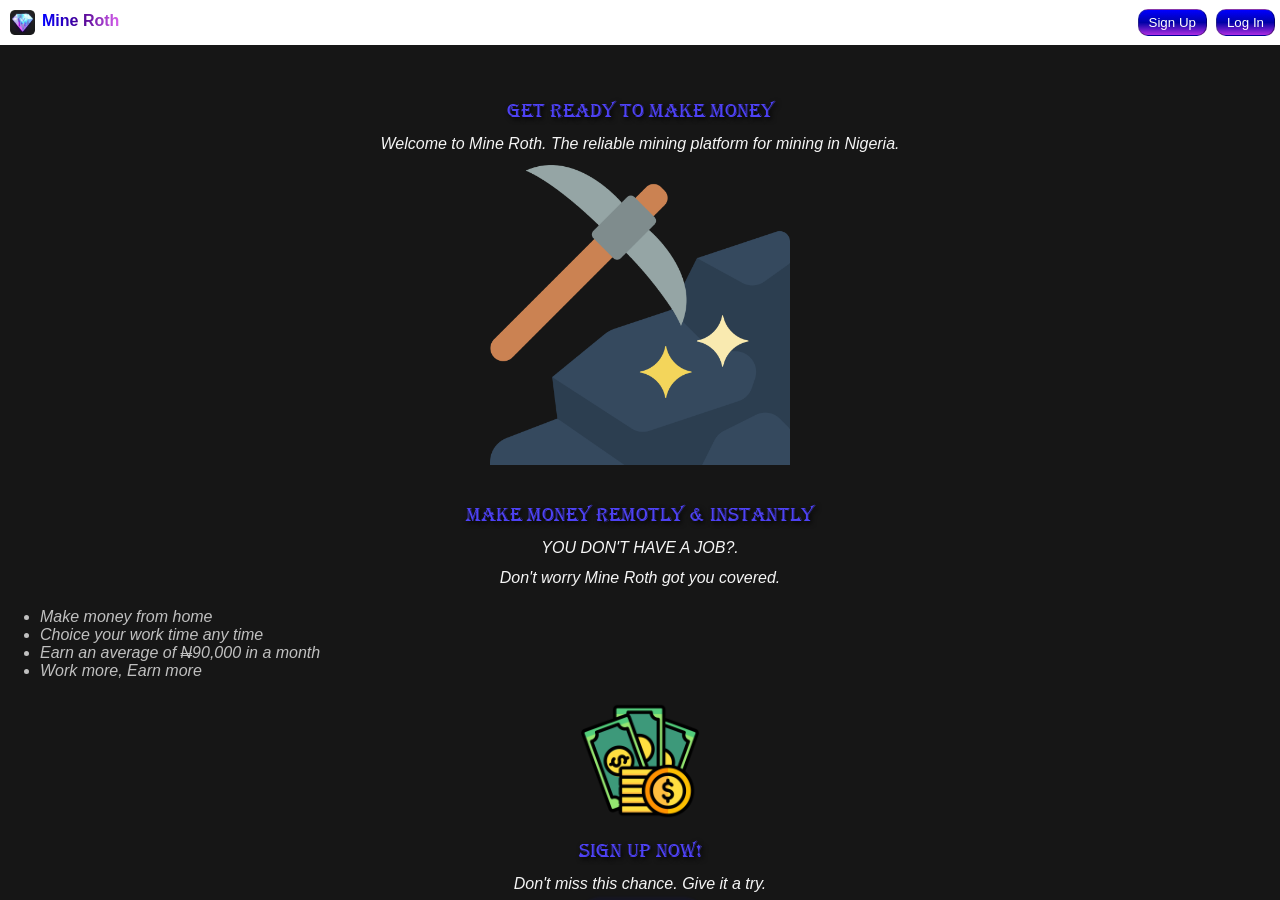
<file: index.html>
<!DOCTYPE html>
<html lang="en">
<head>
    <meta charset="UTF-8">
    <meta name="viewport" content="width=device-width, initial-scale=1.0">
    <title>Mine Roth</title>
    <link rel="stylesheet" href="css/main.css">
    <link rel="shortcut icon" href="res/Icon.png">
</head>
<body>
    <menu>
        <div style="display: flex;" onclick="aboutMR()">
            <img src="res/Icon.png" width="25px" style="margin-right: 5px;">
            <h1>Mine Roth</h1>
        </div>
        <div class="right-bar">
            <button class="blue-btn" onclick="signUp()">Sign Up</button>
            <button class="blue-btn" onclick="logIn()">Log In</button>
        </div>
    </menu>
    <main>
        <br>
        <div class="mid">
            <p class="tit">Get Ready To Make Money</p>
            <p class="text">
                Welcome to Mine Roth. The reliable mining
                platform for mining in Nigeria.
            </p>
            <p style="text-align: center;">
                <img src="res/icons/mine-illust.png" width="300px" style="max-width: 80%;">
            </p>
        </div>
        <br>
        <div class="mid">
            <p class="tit">Make Money Remotly & Instantly</p>
            <p class="text">
                YOU DON'T HAVE A JOB?.
            </p>
            <p class="text">
                Don't worry Mine Roth got you covered.
            </p>
            <ul class="list">
                <li>Make money from home</li>
                <li>Choice your work time any time</li>
                <li>Earn an average of <del class="ngn">N</del>90,000 in a month</li>
                <li>Work more, Earn more</li>
            </ul>
            <p style="text-align: center;">
                <img class="sticker" src="res/icons/Money.png" width="120px">
            </p>
        </div>
        <div class="mid">
            <p class="tit">Sign Up Now!</p>
            <p class="text">
                Don't miss this chance. Give it a try.
            </p>
            <p style="text-align: center;">
                <button class="flashy-btn" onclick="signUp()">Sign Up</button>
            </p>
        </div>
        <br>
        <div class="mid">
            <p class="tit">Start With No Deposits</p>
            <p class="text">
                IT'S ALL FREE.  
            </p>
            <p class="text">
                Make money with no cost.
                This software provides income to sustain
                and top-up users' income.
            </p>
        </div>
        <div class="mid">
            <p class="tit">About Mine Roth</p>
            <p class="text">
                Mine Roth is a free website available on every browser
            </p>
            <p style="text-align: center;">
                <img src="res/brows.png" class="sticker" width="120px">
            </p>
            <p class="text">
                but you earn real money at your comfort zone.
            </p>
            <p style="text-align: center;">
                <img src="res/comfort.jpg" width="120px">
            </p>
            <p class="text">
                At home without any stress just interact with ads to earn roth, 
                which pays automatically at a period to your account.
            </p>
            <p class="emphat">
                Mine Roth isn't like other Money making application where you
                work and don't get paid
            </p>
            <p class="text">
                It is a genue and trusted app which pays.
            </p>
            <p class="text">
                Mine Roth isn't just about watching ads you also get to mine ads to
                make money and trade roths to maximize profit. 
                And the truth is that you don't want to miss out on this offer. 
            </p>

        </div>
        <br>
        <br>
        <div class="warn">
            <div>
                But Note this application isn't ad free.
                Ads may pop up. Please users sign in and interact with the ads
                at the Mine.
            </div>
        </div>
        <br>
        <footer>
            <p style="margin: 4px;">Join Us on:</p>
            <a href="https://chat.whatsapp.com/LTIzIvzB8Hm31zSCw2s4dR?s=cl&p=a&iam=2"><p class="WA"><img src="res/icons/whatsapp.png" width="20px"> Whatsapp</p></a>
            <a href="https://facebook.com/groups/1487819906745090/?mibextid=rS40aB7S9Ucbxw6v"><p class="FB"><img src="res/icons/faceb.png" width="20px"> Facbook</p></a>
        </footer>
    </main>
    <div id="MR" show="false">
        <div class="info">
            <span onclick="closeMR()" style="
                position: absolute; 
                right: 10px; top: 5px; 
                font-size: 20px; width: 30px; 
                text-align: center;"
            >&Cross;</span>
            <h1 class="special-text">Mine Roth</h1>
            <div style="display: flex;">
                <img src="res/Icon.png" width="100px" height="100px" style="margin: 5px;">
                <div>
                    <p>
                        This software (MineRoth) is made by <strong>MineRoth</strong>
                        organization.
                    </p>
                </div>
            </div>
            <div>
                <p><strong>The Founders</strong></p>
                <p><i>Ayara Joshua</i> > The Developer</p>
                <p><i>Amokonmusa Peter</i> > The Enterpreneur</p>
            </div>
        </div>
    </div>
    <script src="scripts/index.js"></script>
</body>
</html>
</file>
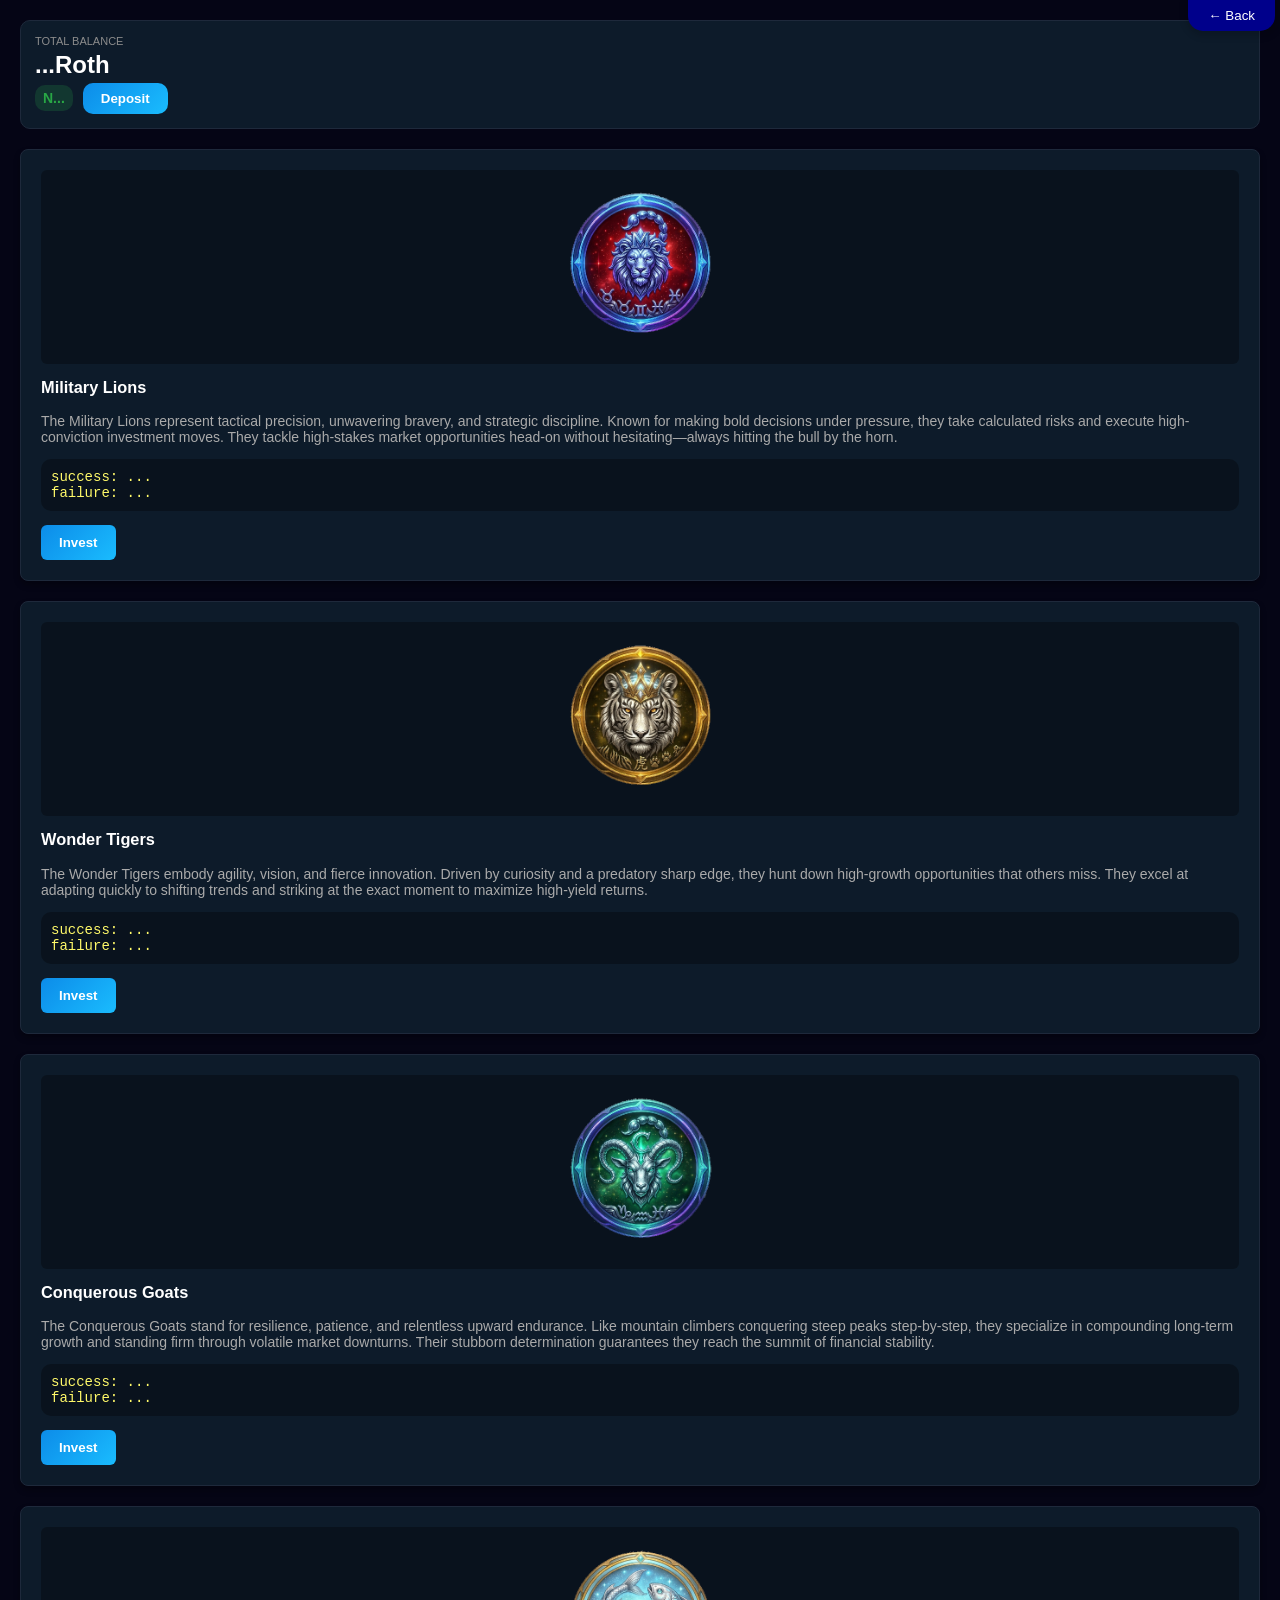
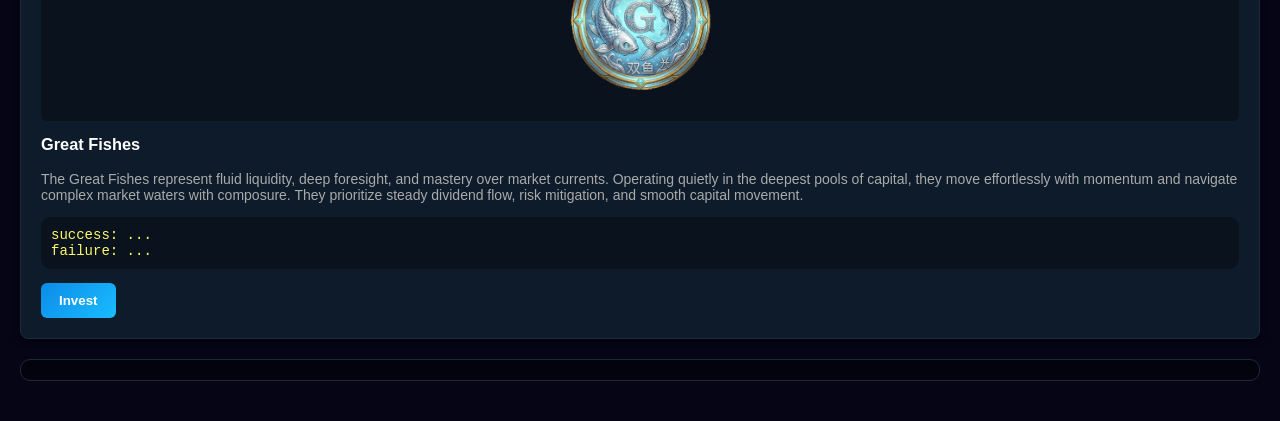
<file: app/invest/index.html>
<!DOCTYPE html>
<html lang="en">
<head>
  <meta charset="UTF-8">
  <meta name="viewport" content="width=device-width, initial-scale=1.0">
  <title>invest</title>
  <link rel="stylesheet" href="style.css">
  <link rel="stylesheet" href="../../css/app.css">
  <script src="https://js.paystack.co/v2/inline.js"></script>
</head>
<body>
  <button id="loc-helper" onclick="history.back()">&LeftArrow; Back</button>
<div id="idilp"><div class="card" id="ibhbz"><div id="izqca">Total Balance</div><div id="roth">...Roth</div><span id="naira">N...</span><button type="button" id="deposit">Deposit</button></div><div id="i0ot-2" class="card"><div id="im0uu-2"><img id="ifqom-3" src="images/image_1.png"><p></p></div><div id="i4dyx"><p></p></div><div id="ij96z"><p></p><h3 id="iz1h-3" class="title">Military Lions</h3><p id="iofk-3" class="text">The Military Lions represent tactical precision,<span> unwavering bravery,</span> and strategic discipline. Known for making bold decisions under pressure, they take calculated risks and execute high-conviction investment moves. They tackle high-stakes market opportunities head-on without hesitating—always hitting the bull by the horn.</p><p id="ml-log" class="log">success: ...<br>failure: ...&nbsp;</p></div><button type="button" id="ml-inv">Invest</button></div><div id="i0ot-2-2" class="card"><div id="im0uu-2-2"><img id="ifqom-3-2" src="images/image_2.png"><p></p></div><div id="i4dyx-3"><p></p></div><h3 id="iz1h-3-2" class="title">Wonder Tigers</h3><div id="ij96z-3"><p></p><p id="iofk-3-2" class="text">The Wonder Tigers embody agility, vision, and fierce innovation. Driven by curiosity and a predatory sharp edge, they hunt down high-growth opportunities that others miss. They excel at adapting quickly to shifting trends and striking at the exact moment to maximize high-yield returns.</p><p id="wt-log" class="log">success: ...<br>failure: ...&nbsp;</p></div><button type="button" id="wt-inv">Invest</button></div><div id="i0ot-2-2-2" class="card"><div id="im0uu-2-2-2"><img id="ifqom-3-2-2" src="images/image_3.png"><p></p></div><div id="i4dyx-3-2"><p></p></div><h3 id="iz1h-3-2-2" class="title">Conquerous Goats</h3><div id="ij96z-3-2"><p></p><p id="iofk-3-2-2" class="text">The Conquerous Goats stand for resilience, patience, and relentless upward endurance. Like mountain climbers conquering steep peaks step-by-step, they specialize in compounding long-term growth and standing firm through volatile market downturns. Their stubborn determination guarantees they reach the summit of financial stability.</p><p id="cg-log" class="log">success: ...<br>failure: ...&nbsp;</p></div><button type="button" id="cg-inv">Invest</button></div><div id="i0ot-2-2-2-2" class="card"><div id="im0uu-2-2-2-2"><img id="ifqom-3-2-2-2" src="images/image_4.png"><p></p></div><div id="i4dyx-3-2-2"><p></p></div><h3 id="iz1h-3-2-2-2" class="title">Great Fishes</h3><div id="ij96z-3-2-2"><p></p><p class="text">The Great Fishes represent fluid liquidity, deep foresight, and mastery over market currents. Operating quietly in the deepest pools of capital, they move effortlessly with momentum and navigate complex market waters with composure. They prioritize steady dividend flow, risk mitigation, and smooth capital movement.</p><p id="gf-log" class="log">success: ...<br>failure: ...&nbsp;</p></div><button type="button" id="gf-inv">Invest</button></div>
<div class="card log" id="my-inv" style="max-height: 250px; overflow: auto;"></div>
</div>
<script type="importmap">
  {
      "imports": {
          "jquery": "../../scripts/jquery-4.module.js"
      }
  }
</script>
<script type="module" src="script.js"></script>
</body>
</html>
</file>
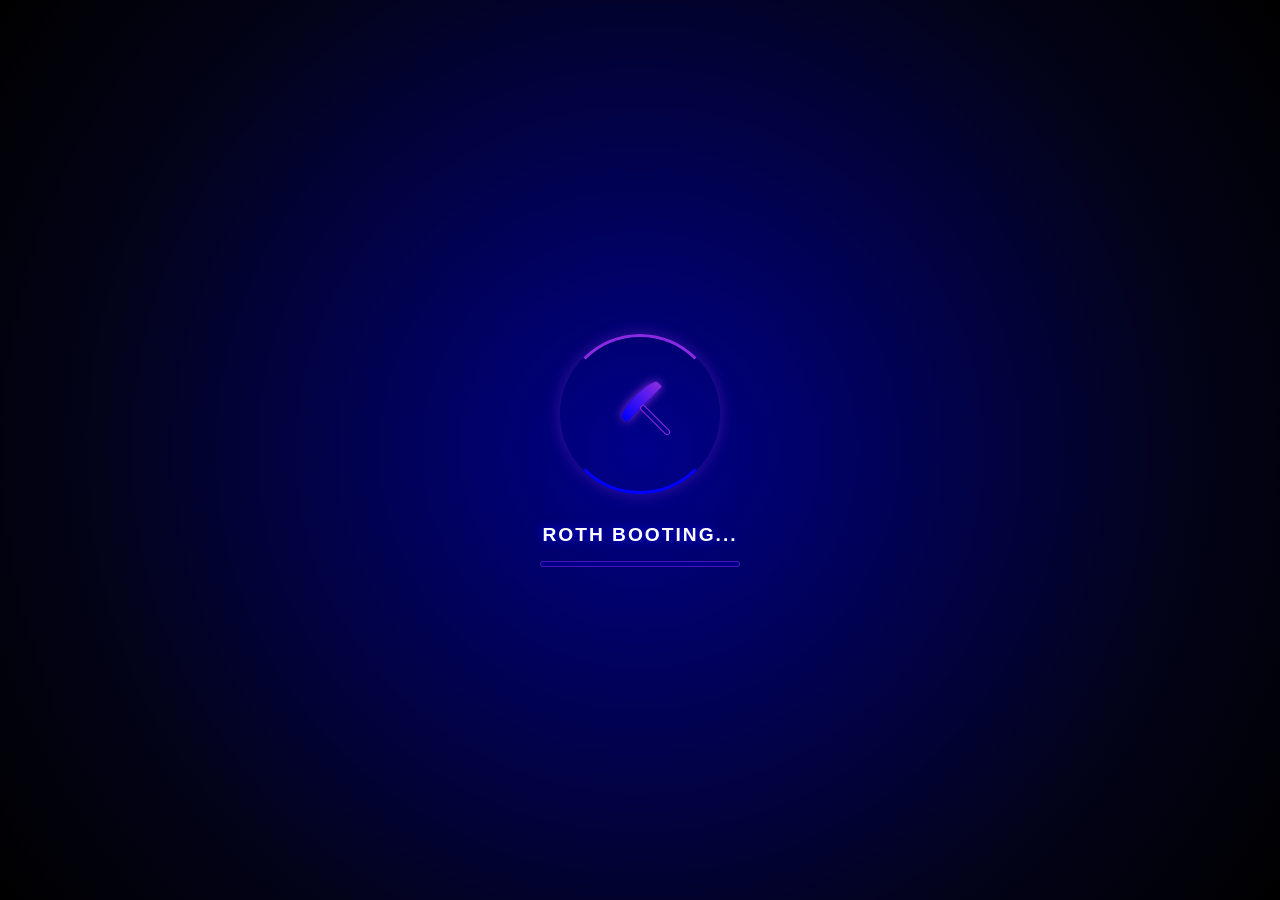
<file: app/main/index.html>
<!DOCTYPE html>
<html lang="en">
<head>
    <meta charset="UTF-8">
    <meta name="viewport" content="width=device-width, initial-scale=1.0">
    <link rel="stylesheet" href="../../css/main.css">
    <link rel="stylesheet" href="../../css/app.css">
    <script src="https://js.paystack.co/v2/inline.js"></script>
</head>
<body>
    <div class="padd">
        <div id="roth-bal">
            <div style="padding: 10px;">
                <p id="roth-val">
                    <img src="../../res/icons/roth.png" width="18px"> 1 = 
                    <span id="val0"><del class="ngn">N</del>...</span>
                </p>
                <div class="out">
                    Roth: <div id="roth"></div>
                </div>
                <div class="out">
                    NGN: <div id="ngn"></div>
                </div>
                <p style="text-align: center;">
                    <button class="depo" onclick="deposit()">Deposit</button>
                    <button class="depo" onclick="withdraw()">Auto-withdraw</button>
                </p>
            </div>
        </div>
    </div>
    <div class="inst">
        <div id="instruct">
            <ul>
                <li>Dear users make sure you interact every ads to earn more.</li>
                <li>Make sure you turn off your Ad-blockers to recieve ads.</li>
                <br>
                <button class="drop-btn" onclick="moreInst()">see more</button>
            </ul>
        </div>
    </div>
    <div>
        <button class="app" onclick="gotoSett()">
            <img src="../../res/icons/mr-sett.png" width="80px">
            <br>
            <label >settings</label>
        </button>
        <a>
        <button class="app" onclick="gotoMine()">
            <img src="../../res/icons/mr-mine.png" width="80px">
            <br>
            <label >mine</label>
        </button>
        <button class="app" onclick="gotoTrade()">
            <img src="../../res/icons/mr-trade.png" width="80px">
            <br>
            <label >trade</label>
        </button>
        <button class="app" onclick="gotoUpdates()">
            <img src="../../res/icons/mr-notice..png" width="80px">
            <br>
            <label >updates</label>
        </button>
        <button class="app" onclick="gotoInvest()">
            <img src="../../res/Invest.png" width="80px">
            <br>
            <label >Invest</label>
        </button>
       
    </div>
    <br>
    <p style="text-align: center;">
        <a href="#">
        <button class="help">
            <img src="../../res/help.png" width="100px">
            <p>Watch Help Video</p>
        </button>
        </a>
    </p>
    <div id="ld-overlay" class="loader-overlay">
        <div class="mining-container">
          <div class="orbit-ring"></div>
          <div class="spark spark-1"></div>
          <div class="spark spark-2"></div>
          <div class="pickaxe-wrapper">
            <div class="pickaxe-head"></div>
            <div class="pickaxe-handle"></div>
          </div>
        </div>
        <div class="loading-text">Roth Booting...</div>
        <div class="progress-bar-container">
          <div class="progress-bar"></div>
        </div>
      </div>
    <script type="module" src="app.js"></script>
</body>
</html>
</file>
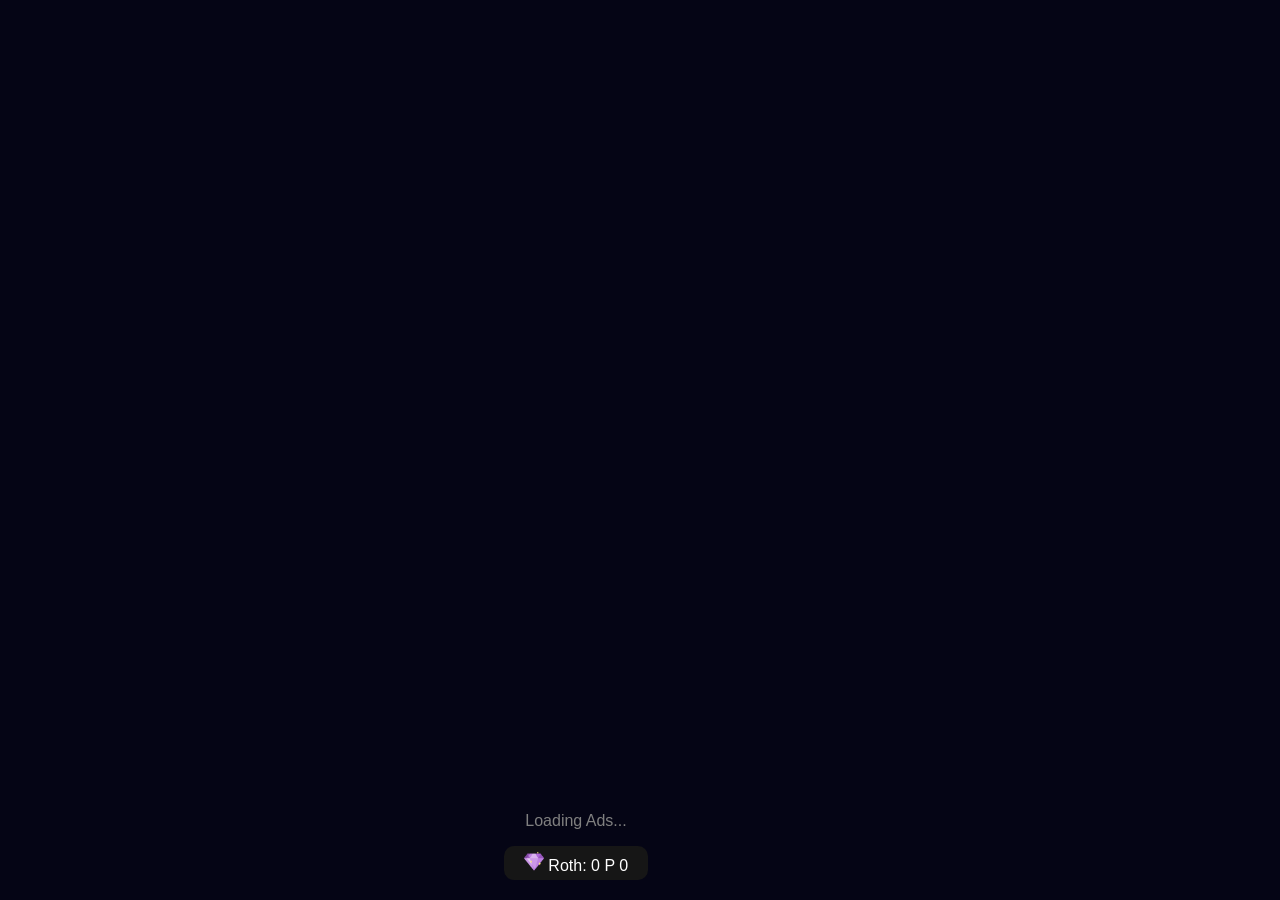
<file: app/mine/index.html>
<!DOCTYPE html>
<html lang="en">
<head>
    <meta charset="UTF-8">
    <meta name="viewport" content="width=device-width, initial-scale=1.0">
    <meta name="monetag" content="6632d19823ab685bc21c684e053ca462">
    <link rel="stylesheet" href="../../css/main.css">
    <link rel="stylesheet" href="../../css/app.css">
    <style>
        body {
            overflow: hidden;
        }
        
        .ind {
            position: absolute;
            bottom: 70px;
            text-align: center;
            width: 90%;
            color: gray;
        }

        .roth-ind div {
            background-color: #161616;
            padding: 5px 20px;
            text-align: center;
            border-radius: 10px;
        }
        .roth-ind {
            position: absolute;
            bottom: 20px;
            width: 90%;
            display: flex;
            align-items: center;
            justify-content: center;
        }
    </style>
    <title>Mine Roth</title>
</head>
<body>
    <div class="roth-ind">
        <div>
            <img src="../../res/icons/roth.png" width="20px">
            <span id="roth-disp">Roth: 0 P 0</span>
        </div>
    </div>
    <script 
      src="https://quge5.com/88/tag.min.js" 
      data-zone="261749" 
      data-sdk="showAd" 
      async 
      data-cfasync="false">
    </script>

    <script type="importmap">
        {
            "imports" : {
                "three": "../build/three.module.js",
                "three/examples/jsm/": "./jsm/"
            }
        }
    </script>
    <div id="ore-sfx"></div>
    <span id="init" class="sticker ind">Loading Ads...</span>
    <script type="module" src="script.js"></script>
</body>
</html>
</file>
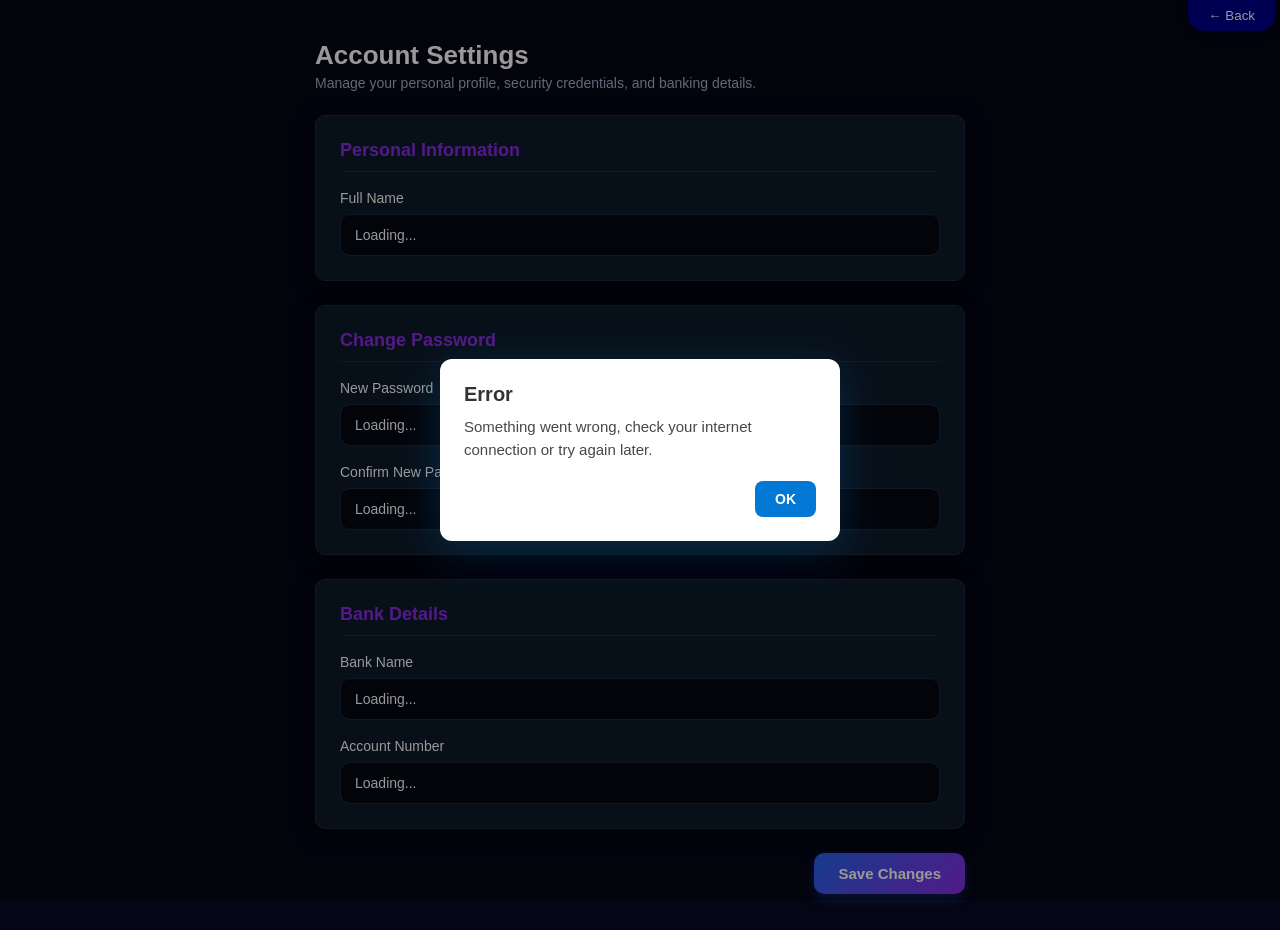
<file: app/sett/index.html>
<!DOCTYPE html>
<html lang="en">
<head>
    <meta charset="UTF-8">
    <meta name="viewport" content="width=device-width, initial-scale=1.0">
    <title>Account Settings - Dark Theme</title>
    <link rel="stylesheet" href="../../css/sett.css">
    <link rel="stylesheet" href="../../css/app.css">
</head>
<body>

<div class="settings-container">
  <button id="loc-helper" onclick="history.back()">&LeftArrow; Back</button>
    <div class="header">
        <h1>Account Settings</h1>
        <p>Manage your personal profile, security credentials, and banking details.</p>
    </div>

    <form id="form">
        <!-- Profile Details -->
        <div class="card">
            <h2>Personal Information</h2>
            <div class="form-group">
                <label for="fullName">Full Name</label>
                <input type="text" style="text-transform: capitalize;" id="fullName" name="fullName" placeholder="e.g. Jane Doe" required>
            </div>
        </div>

        <!-- Security / Password -->
        <div class="card">
            <h2>Change Password</h2>
            <div class="form-group">
                <label for="newPassword">New Password</label>
                <input type="text" id="newPassword" minlength="4" maxlength="4" name="newPassword" placeholder="••••••••" required>
            </div>
            <div class="form-group">
                <label for="confirmPassword">Confirm New Password</label>
                <input type="text" id="confirmPassword" minlength="4" maxlength="4" name="confirmPassword" placeholder="••••••••" required>
            </div>
        </div>

        <!-- Banking Details -->
        <div class="card">
            <h2>Bank Details</h2>
            <div class="form-group">
                <label for="bankName">Bank Name</label>
                <input type="text" id="bankName" name="bankName" placeholder="e.g. Chase, First Bank, etc." required>
            </div>
            <div class="form-group">
                <label for="accountNumber">Account Number</label>
                <input type="text" id="accountNumber" name="accountNumber" placeholder="e.g. 1234567890" required>
            </div>
        </div>

        <!-- Submit Button -->
        <div class="actions">
            <button type="submit" class="btn">Save Changes</button>
        </div>
        <br>
        <br>
    </form>
</div>
    
    <script type="importmap">
        {
            "imports": {
                "jquery": "../../scripts/jquery-4.module.js"
            }
        }
    </script>
    <script type="module" src="script.js"></script>
</body>
</html>
</file>
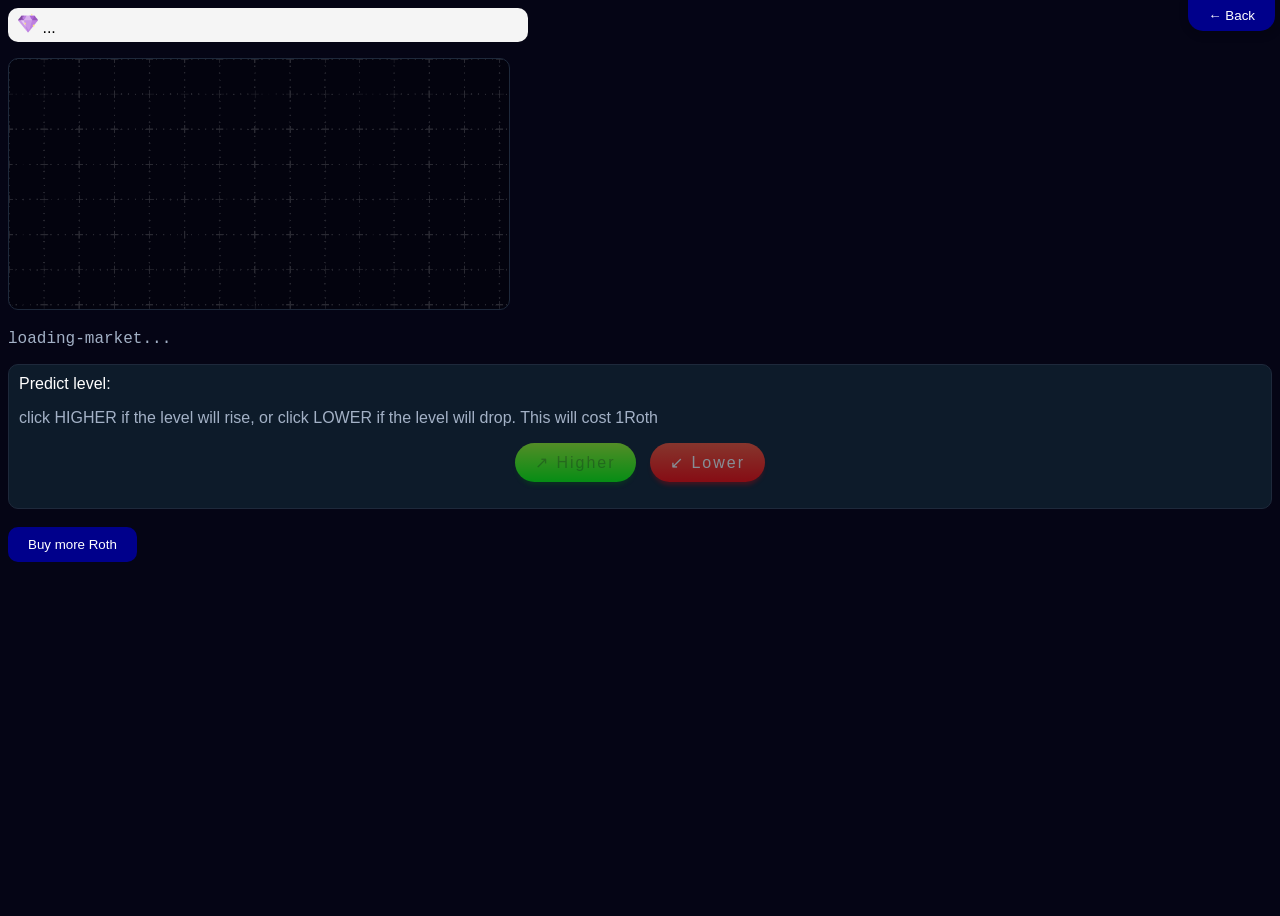
<file: app/trade/index.html>
<!DOCTYPE html>
<html lang="en">
<head>
    <meta charset="UTF-8">
    <meta name="viewport" content="width=device-width, initial-scale=1.0">
    <title>Trade</title>
    <link rel="stylesheet" href="../../css/app.css">
    <link rel="stylesheet" href="../../css/trade.css">
    <script src="https://js.paystack.co/v2/inline.js"></script>
</head>
<body>
  <button id="loc-helper" onclick="history.back()">&LeftArrow; Back</button>
    <div class="bal">
        <img src="../../res/icons/roth.png" width="20px">
        <span id="roth">...</span>
    </div>
    <p id="ref" class="term"></p>
    <canvas id="chart" width="300px"></canvas>
    <p id="analyt" class="term">loading-market...</p>
    <div class="pred">
        <header>Predict level:</header>
        <p>click HIGHER if the level will rise, or click LOWER if the level will drop. This will cost 1Roth</p>
        <p style="text-align: center;">
            <button class="grn-btn prd" disabled onclick="bid('high')">&UpperRightArrow; Higher</button>
            <button class="red-btn prd" disabled onclick="bid('low')">&LowerLeftArrow; Lower</button>
        </p>
    </div>
    <br>
    <button class="cls" onclick="deposit()">Buy more Roth</button>
    <br>
    <br>
    <script type="importmap">
        {
            "imports": {
                "jquery": "../../scripts/jquery-4.module.js"
            }
        }
    </script>
    <script type="module" src="script.js"></script>
</body>
</html>
</file>
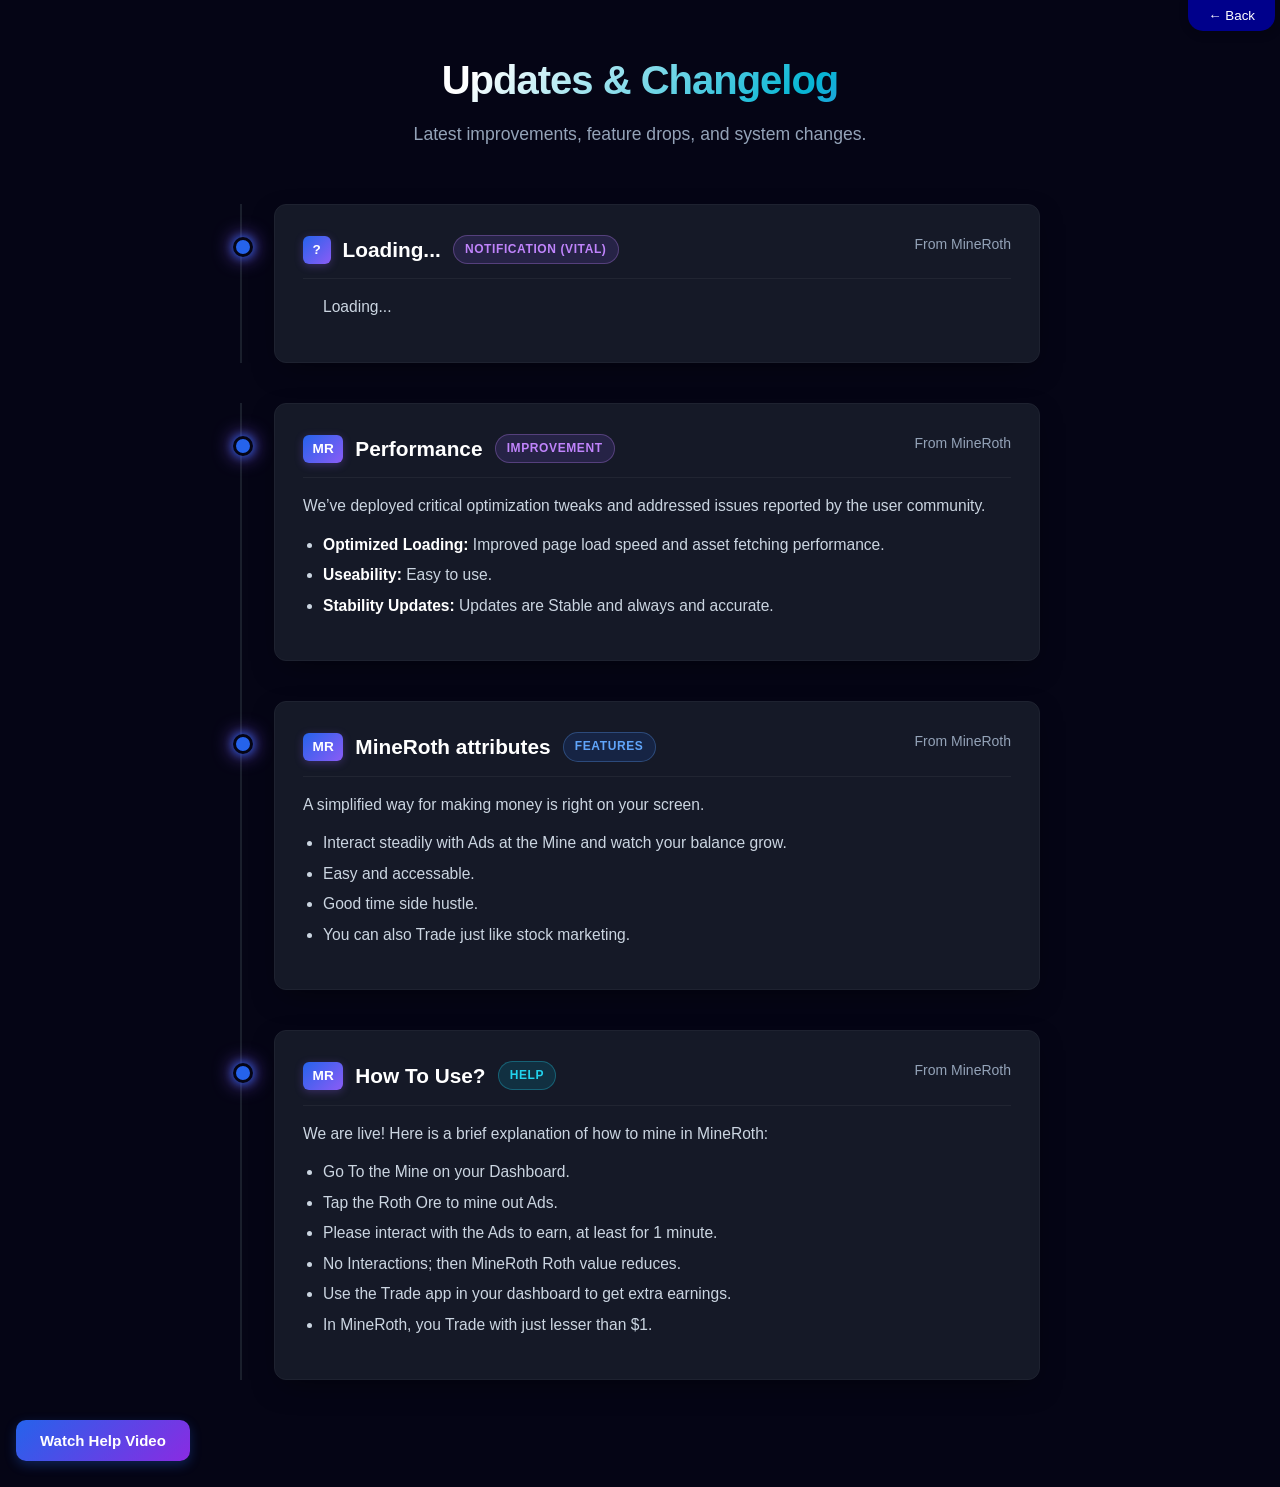
<file: app/updates/index.html>
<!DOCTYPE html>
<html lang="en">
<head>
  <meta charset="UTF-8">
  <meta name="viewport" content="width=device-width, initial-scale=1.0">
  <title>Updates & What's New</title>
  <style>

  </style>
  <link rel="stylesheet" href="../../css/app.css">
  <link rel="stylesheet" href="../../css/upd.css">
</head>
<body>
  <button id="loc-helper" onclick="history.back()">&LeftArrow; Back</button>

  <div class="container">
    <header>
      <h1>Updates & Changelog</h1>
      <p>Latest improvements, feature drops, and system changes.</p>
    </header>

    <div class="timeline">
        <!-- Update Item 1 -->
      <article class="update-card">
        <div class="update-header">
          <div class="update-title-area">
            <span class="version-tag" id="actual-type">?</span>
            <h2 class="update-title" id="actual-head">Loading...</h2>
            <span class="badge badge-fix">Notification (vital)</span>
          </div>
          <time class="update-date">From MineRoth</time>
        </div>
        <div class="update-content">
          <ul id="actual-body">Loading...</ul>
        </div>
      </article>
    </div>

    <div class="timeline">

      <!-- Update Item 1 -->
      <article class="update-card">
        <div class="update-header">
          <div class="update-title-area">
            <span class="version-tag">MR</span>
            <h2 class="update-title">Performance</h2>
            <span class="badge badge-fix">Improvement</span>
          </div>
          <time class="update-date">From MineRoth</time>
        </div>
        <div class="update-content">
          <p>We’ve deployed critical optimization tweaks and addressed issues reported by the user community.</p>
          <ul>
            <li><strong>Optimized Loading:</strong> Improved page load speed and asset fetching performance.</li>
            <li><strong>Useability:</strong> Easy to use.</li>
            <li><strong>Stability Updates:</strong> Updates are Stable and always and accurate.</li>
          </ul>
        </div>
      </article>

      <!-- Update Item 2 -->
      <article class="update-card">
        <div class="update-header">
          <div class="update-title-area">
            <span class="version-tag">MR</span>
            <h2 class="update-title">MineRoth attributes</h2>
            <span class="badge badge-feature">Features</span>
          </div>
          <time class="update-date">From MineRoth</time>
        </div>
        <div class="update-content">
          <p>A simplified way for making money is right on your screen.</p>
          <ul>
            <li>Interact steadily with Ads at the Mine and watch your balance grow.</li>
            <li>Easy and accessable.</li>
            <li>Good time side hustle.</li>
            <li>You can also Trade just like stock marketing.</li>
          </ul>
        </div>
      </article>

      <!-- Update Item 3 -->
      <article class="update-card">
        <div class="update-header">
          <div class="update-title-area">
            <span class="version-tag">MR</span>
            <h2 class="update-title">How To Use?</h2>
            <span class="badge badge-announcement">Help</span>
          </div>
          <time class="update-date">From MineRoth</time>
        </div>
        <div class="update-content">
          <p>We are live! Here is a brief explanation of how to mine in MineRoth:</p>
          <ul>
            <li>Go To the Mine on your Dashboard.</li>
            <li>Tap the Roth Ore to mine out Ads.</li>
            <li>Please interact with the Ads to earn, at least for 1 minute.</li>
            <li>No Interactions; then MineRoth Roth value reduces.</li>
            <li>Use the Trade app in your dashboard to get extra earnings.</li>
            <li>In MineRoth, you Trade with just lesser than $1.</li>
          </ul>
        </div>
      </article>

    </div>
  </div>
  <script type="text/babel">
  </script>
  <button class="btn">Watch Help Video </button>
  <br>
  <br>
  <script type="importmap">
    {
        "imports": {
            "jquery": "../../scripts/jquery-4.module.js"
        }
    }
    </script>
  <script type="module" src="script.js"></script>
</body>
</html>
</file>
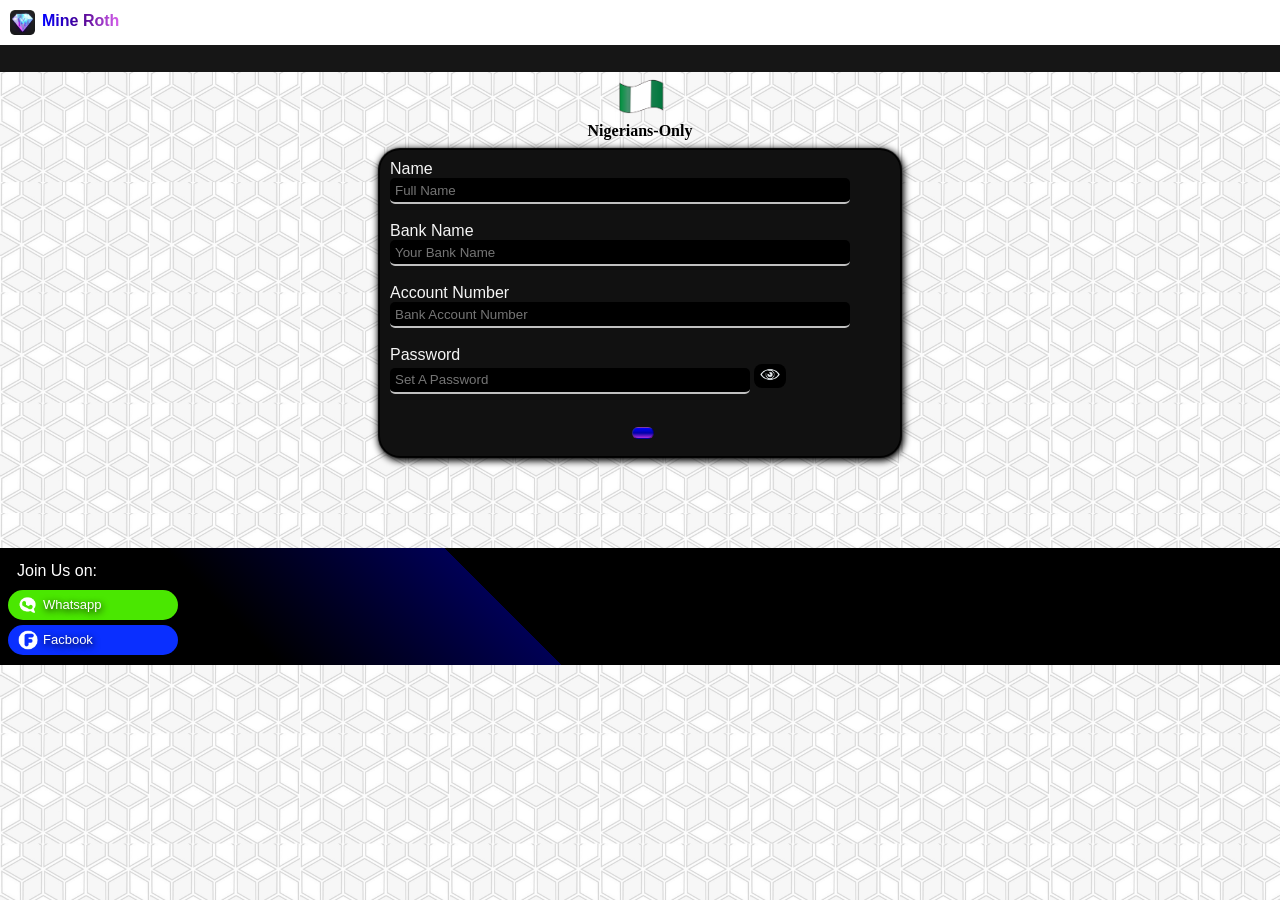
<file: log.html>
<!DOCTYPE html>
<html lang="en">
<head>
    <meta charset="UTF-8">
    <meta name="viewport" content="width=device-width, initial-scale=1.0">
    <title>Mine Roth | Log</title>
    <link rel="stylesheet" href="css/main.css">
    <link rel="stylesheet" href="css/log.css">
    <link rel="shortcut icon" href="res/Icon.png">
</head>
<body>
    <menu>
        <div style="display: flex;" onclick="aboutMR()">
            <img src="res/Icon.png" width="25px" style="margin-right: 5px;">
            <h1>Mine Roth</h1>
        </div>
    </menu>
    <main>
        <div class="mid2">
            <img src="./res/flag.png" width="50px">
        </div>
        <div class="mid2">
            <strong>Nigerians-Only</strong>
        </div>
        <div class="mid2">
            <form id="logger">
                <label>Name</label>
                <br>
                <input type="text" id="name" minlength="9" placeholder="Full Name" required>
                <br>
                <div id="bank-in">
                    <br>
                    <label>Bank Name</label>
                    <br>
                    <input type="text" id="bname" minlength="3" placeholder="Your Bank Name" required>
                    <br>
                    <br>
                    <label>Account Number</label>
                    <br>
                    <input type="number" id="bacct" placeholder="Bank Account Number" required>
                </div>
                <br>
                <label>Password</label>
                <br>
                <input type="password" style="width: 70%;" minlength="4" maxlength="4" id="pw" placeholder="Set A Password" required>
                <button type="button" onclick="togglePW()" 
                    style="border-radius: 8px; filter: invert(1); border:none; background-color: white;">
                    <img id="eye" src="res/icons/eye-open.png" width="20px">
                </button>
                <br>
                <br>
                <p style="text-align: center;">
                    <button id="submit" type="submit" class="blue-btn"></button>
                </p>
            </form>
        </div>
        <br>
        <br>
        <br>
        <br>
        <footer style="position: static;">
            <p style="margin: 4px;">Join Us on:</p>
            <p class="WA"><img src="res/icons/whatsapp.png" width="20px"> Whatsapp</p>
            <p class="FB"><img src="res/icons/faceb.png" width="20px"> Facbook</p>
        </footer>
    </main>
    <div id="MR" show="false">
        <div class="info">
            <span onclick="closeMR()" style="
                position: absolute; 
                right: 10px; top: 5px; 
                font-size: 20px; width: 30px; 
                text-align: center;"
            >&Cross;</span>
            <h1 class="special-text">Mine Roth</h1>
            <div style="display: flex;">
                <img src="res/Icon.png" width="100px" height="100px" style="margin: 5px;">
                <div>
                    <p>
                        This software (MineRoth) is made by <strong>MineRoth</strong>
                        organization.
                    </p>
                </div>
            </div>
            <div>
                <p><strong>The Founders</strong></p>
                <p><i>Ayara Joshua</i> > The Developer</p>
                <p><i>Amokonmusa Peter</i> > The Enterpreneur</p>
            </div>
        </div>
    </div>
    <script src="scripts/index.js"></script>
    <script type="module" src="scripts/log.js"></script>
</body>
</html>
</file>
<file: css/main.css>
:root {
    --bg: rgb(22, 22, 22);
    --light: white;
    --text: whitesmoke;
    --sharp-gd: linear-gradient(90deg,blue,rgb(74, 0, 143),rgb(215, 95, 236));
    --blue: rgb(78, 66, 245);
    --blue-gd: linear-gradient(blue,rgb(1, 1, 167),rgb(174, 43, 226));
    --mob-ui-outline: rgba(0, 0, 0, 0.377);
    --header-fnt: ;
    --ui-fnt: -apple-system, BlinkMacSystemFont, 'Segoe UI', Roboto, Oxygen, Ubuntu, Cantarell, 'Open Sans', 'Helvetica Neue', sans-serif;
}

body {
    background-color: var(--bg);
    margin: 0;
    background-blend-mode: lighten;
}

* {
    user-select: none;
}

button {
    outline: transparent;
}

@font-face {
    font-family: Agent;
    src: url("../res/fonts/AGENT.TTF");
}

@font-face {
    font-family: Algera;
    src: url("../res/fonts/ALGERA.TTF");
}

@font-face {
    font-family: Brush;
    src: url("../res/fonts/BRUSH.TTF");
}

menu h1,.special-text {
    color: transparent;
    background-image: var(--sharp-gd);
    -webkit-background-clip: text;
    margin: 2px;
    font-size: 16px;
    font-family: var(--ui-fnt);
}

menu {
    background-color: var(--light);
    margin: 0;
    padding: 10px;
    display: flex;
    align-items: center;
}

.right-bar {
    position: absolute;
    right: 5px;
}

.blue-btn {
    margin-left: 5px;
    background-image: var(--blue-gd);
    padding: 5px 10px;
    border: 1px outset var(--mob-ui-outline);
    font-family: var(--ui-fnt);
    border-radius: 10px;
    color: white;
    transition: 0.5s;
}

main {
    position: absolute;
    top: 8%;
    height: 92%;
    width: 100%;
    overflow-x: hidden;
    overflow-y: auto;
}

#main {
    position: absolute;
    top: 8%;
    height: 92%;
    width: 100%;
    overflow-x: hidden;
    overflow-y: auto;
    border: none;
}

.mid {
    width: 100%;
}

#MR {
    position: absolute;
    top: 0;
    left: 0;
    width: 100%;
    height: 100%;
    background-color: rgba(0, 0, 0, 0.685);
    display: flex;
    align-items: center;
    justify-content: center;
}
#MR[show="false"] {
    visibility: hidden;
}
#MR[show="true"] {
    visibility: visible;
}

#MR .info {
    position: absolute;
    font-family: var(--ui-fnt);
    max-width: 500px;
    padding: 10px;
    background-color: var(--light);
    width: 80%;
    height: fit-content;
    border-radius: 20px;
    box-shadow: 2px 2px 8px 5px black;
}

p {
    margin: 2px;
    padding: 5px 10px;
}

.tit {
    font-size: 20px;
    font-family: Algera;
    text-align: center;
    color: var(--blue);
    text-shadow: 2px 2px 5px black;
}

.ngn {
    text-decoration-style: double;
}

.text {
    color: var(--text);
    text-align: center;
    font-family: var(--ui-fnt);
    font-style: italic;
}

.list {
    color: silver;
    text-align: left;
    font-family: var(--ui-fnt);
    font-style: italic;
}

.emphat {
    font-family: Brush;
    font-size: 40px;
    color: var(--blue);
    text-shadow: 2px 2px 3px rgba(0, 0, 0, 0.377);
}
.warn {
    display: flex;
    align-items: center;
    justify-content: center;
    width: 100%;
}

.warn div{
    font-family: monospace;
    font-size: 15px;
    background-color: rgba(0, 0, 0, 0.377);
    width: 80%;
    border: 1px solid yellow;
    color: yellow;
    padding: 10px;
    border-radius: 10px;
}

.sticker {
    animation-name: pump; 
    animation-play-state: running;
    animation-iteration-count: infinite;
    animation-duration: 3s;
}

.flashy-btn {
    cursor: pointer;
    font-family: var(--ui-fnt);
    color: var(--light);
    background-color: rgb(32, 32, 250);
    border: none;
    padding: 5px 30px;
    border-radius: 20px;
    box-shadow: 2px 2px 3px 10px rgba(32, 32, 250, 0.061),
                2px 2px 3px 5px rgba(0, 60, 255, 0.061);
    transition: 0.5s;
}

.flashy-btn:active {
    background-color: rgb(32, 145, 250);
    transform: scale(1.3,1);
}
.blue-btn:active {
    transform: scale(1.2,1.1);
    background-image: linear-gradient(rgb(1, 1, 167),blue,rgb(174, 43, 226));
}

footer {
    padding: 5px 3px;
    margin-top: 20px;
    background-image: linear-gradient(45deg,black 20%,rgb(0, 0, 85) 40%,black 40%);
    width: 100%;
    height: fit-content;
    color: var(--light);
    font-family: var(--ui-fnt);
}

@keyframes pump {
    0% {
        transform: scale(1.2,1.2);
    }
    50% {
        transform: scale(1,1);
    }
    100% {
        transform: scale(1.2,1.2);
    }
}

@keyframes spin {
    0% {
        transform: rotate(0deg);
    }
    50% {
        transform: rotate(180deg);
    }
    100% {
        transform: rotate(360deg);
    }
}

.spinner {
   animation-name: spin;
   animation-duration: 1s;
   animation-iteration-count: infinite;
   animation-play-state: running;
}

.WA {
    cursor: pointer;
    margin: 5px;
    border-radius: 20px;
    width: 150px;
    color: white;
    text-shadow: 1px 2px 7px black;
    background-color: rgb(74, 231, 1);
    font-size: 13px;
    display: flex;
    align-items: center;
    transition: 0.3s;
}
.WA img,.FB img {
    margin-right: 5px;
} 
.FB {
    cursor: pointer;
    display: flex;
    align-items: center;
    margin: 5px;
    border-radius: 20px;
    width: 150px;
    color: white;
    text-shadow: 1px 2px 7px black;
    background-color: rgb(10, 47, 255);
    font-size: 13px;
    transition: 0.3s;
}
.WA:active, .FB:active {
    transform: scale(1.1,1.3);
    filter: grayscale(1);
}
</file>
<file: app/invest/style.css>
* { box-sizing: border-box; } body {margin: 0;}*{box-sizing:border-box;}body{margin-top:0px;margin-right:0px;margin-bottom:0px;margin-left:0px;}body {background-color:rgb(3, 7, 18);}#iz1h-3{margin-top:0px;color:rgb(255, 255, 255);}#iofk-3{color:rgb(170, 170, 170);font-size:14px;}#i0ot-2{padding-top:20px;padding-right:20px;padding-bottom:20px;padding-left:20px;border-top-left-radius:8px;border-top-right-radius:8px;border-bottom-right-radius:8px;border-bottom-left-radius:8px;box-shadow:rgba(0, 0, 0, 0.3) 0px 4px 6px;}.card{background-color:rgb(13, 27, 42);margin-top:0px;margin-right:0px;margin-bottom:20px;margin-left:0px;border:1px solid #1e293b;}#idilp{padding-top:20px;padding-right:20px;padding-bottom:20px;padding-left:20px;min-height:60px;border-top-left-radius:6px;border-top-right-radius:6px;border-bottom-right-radius:6px;border-bottom-left-radius:6px;font-size:14px;font-family:Arial, Helvetica, sans-serif;}.text{color:rgb(170, 170, 170);}.title{color:rgb(255, 255, 255);}#im0uu-2{padding-top:20px;padding-right:20px;padding-bottom:10px;padding-left:20px;min-height:60px;border-top-left-radius:6px;border-top-right-radius:6px;border-bottom-right-radius:6px;border-bottom-left-radius:6px;text-align:center;background-color:rgba(0, 0, 0, 0.32);background-repeat-x:repeat;background-repeat-y:repeat;background-position-x:0%;background-position-y:0%;}#ifqom-3{color:black;width:147px;height:147px;text-align:center;}#ml-inv{background-image:linear-gradient(135deg, rgb(12, 140, 233) 0%, rgb(26, 188, 254) 100%);background-position-x:initial;background-position-y:initial;background-size:initial;background-repeat-x:initial;background-repeat-y:initial;background-attachment:initial;background-origin:initial;background-clip:initial;background-color:initial;color:rgb(255, 255, 255);border-top-width:initial;border-right-width:initial;border-bottom-width:initial;border-left-width:initial;border-top-style:none;border-right-style:none;border-bottom-style:none;border-left-style:none;border-top-color:initial;border-right-color:initial;border-bottom-color:initial;border-left-color:initial;border-image-source:initial;border-image-slice:initial;border-image-width:initial;border-image-outset:initial;border-image-repeat:initial;padding-top:10px;padding-right:18px;padding-bottom:10px;padding-left:18px;border-top-left-radius:6px;border-top-right-radius:6px;border-bottom-right-radius:6px;border-bottom-left-radius:6px;font-weight:600;cursor:pointer;}.log{color:rgb(255, 249, 105);padding-top:10px;padding-right:10px;padding-bottom:10px;padding-left:10px;font-family:"Courier New", Courier, monospace;background-color:rgba(0, 0, 0, 0.32);border-top-left-radius:10px;border-top-right-radius:10px;border-bottom-right-radius:10px;border-bottom-left-radius:10px;}#ifqom-3-2{color:black;width:147px;height:147px;text-align:center;}#im0uu-2-2{padding-top:20px;padding-right:20px;padding-bottom:10px;padding-left:20px;min-height:60px;border-top-left-radius:6px;border-top-right-radius:6px;border-bottom-right-radius:6px;border-bottom-left-radius:6px;text-align:center;background-color:rgba(0, 0, 0, 0.32);background-repeat-x:repeat;background-repeat-y:repeat;background-position-x:0%;background-position-y:0%;}#iz1h-3-2{margin-top:0px;color:rgb(255, 255, 255);}#iofk-3-2{color:rgb(170, 170, 170);font-size:14px;}#wt-inv{background-image:linear-gradient(135deg, rgb(12, 140, 233) 0%, rgb(26, 188, 254) 100%);background-position-x:initial;background-position-y:initial;background-size:initial;background-repeat-x:initial;background-repeat-y:initial;background-attachment:initial;background-origin:initial;background-clip:initial;background-color:initial;color:rgb(255, 255, 255);border-top-width:initial;border-right-width:initial;border-bottom-width:initial;border-left-width:initial;border-top-style:none;border-right-style:none;border-bottom-style:none;border-left-style:none;border-top-color:initial;border-right-color:initial;border-bottom-color:initial;border-left-color:initial;border-image-source:initial;border-image-slice:initial;border-image-width:initial;border-image-outset:initial;border-image-repeat:initial;padding-top:10px;padding-right:18px;padding-bottom:10px;padding-left:18px;border-top-left-radius:6px;border-top-right-radius:6px;border-bottom-right-radius:6px;border-bottom-left-radius:6px;font-weight:600;cursor:pointer;}#i0ot-2-2{padding-top:20px;padding-right:20px;padding-bottom:20px;padding-left:20px;border-top-left-radius:8px;border-top-right-radius:8px;border-bottom-right-radius:8px;border-bottom-left-radius:8px;box-shadow:rgba(0, 0, 0, 0.3) 0px 4px 6px;}#ifqom-3-2-2{color:black;width:147px;height:147px;text-align:center;}#im0uu-2-2-2{padding-top:20px;padding-right:20px;padding-bottom:10px;padding-left:20px;min-height:60px;border-top-left-radius:6px;border-top-right-radius:6px;border-bottom-right-radius:6px;border-bottom-left-radius:6px;text-align:center;background-color:rgba(0, 0, 0, 0.32);background-repeat-x:repeat;background-repeat-y:repeat;background-position-x:0%;background-position-y:0%;}#iz1h-3-2-2{margin-top:0px;color:rgb(255, 255, 255);}#iofk-3-2-2{color:rgb(170, 170, 170);font-size:14px;}#cg-inv{background-image:linear-gradient(135deg, rgb(12, 140, 233) 0%, rgb(26, 188, 254) 100%);background-position-x:initial;background-position-y:initial;background-size:initial;background-repeat-x:initial;background-repeat-y:initial;background-attachment:initial;background-origin:initial;background-clip:initial;background-color:initial;color:rgb(255, 255, 255);border-top-width:initial;border-right-width:initial;border-bottom-width:initial;border-left-width:initial;border-top-style:none;border-right-style:none;border-bottom-style:none;border-left-style:none;border-top-color:initial;border-right-color:initial;border-bottom-color:initial;border-left-color:initial;border-image-source:initial;border-image-slice:initial;border-image-width:initial;border-image-outset:initial;border-image-repeat:initial;padding-top:10px;padding-right:18px;padding-bottom:10px;padding-left:18px;border-top-left-radius:6px;border-top-right-radius:6px;border-bottom-right-radius:6px;border-bottom-left-radius:6px;font-weight:600;cursor:pointer;}#i0ot-2-2-2{padding-top:20px;padding-right:20px;padding-bottom:20px;padding-left:20px;border-top-left-radius:8px;border-top-right-radius:8px;border-bottom-right-radius:8px;border-bottom-left-radius:8px;box-shadow:rgba(0, 0, 0, 0.3) 0px 4px 6px;}#ifqom-3-2-2-2{color:black;width:147px;height:147px;text-align:center;}#im0uu-2-2-2-2{padding-top:20px;padding-right:20px;padding-bottom:10px;padding-left:20px;min-height:60px;border-top-left-radius:6px;border-top-right-radius:6px;border-bottom-right-radius:6px;border-bottom-left-radius:6px;text-align:center;background-color:rgba(0, 0, 0, 0.32);background-repeat-x:repeat;background-repeat-y:repeat;background-position-x:0%;background-position-y:0%;}#iz1h-3-2-2-2{margin-top:0px;color:rgb(255, 255, 255);}#gf-log{font-size:14px;}#gf-inv{background-image:linear-gradient(135deg, rgb(12, 140, 233) 0%, rgb(26, 188, 254) 100%);background-position-x:initial;background-position-y:initial;background-size:initial;background-repeat-x:initial;background-repeat-y:initial;background-attachment:initial;background-origin:initial;background-clip:initial;background-color:initial;color:rgb(255, 255, 255);border-top-width:initial;border-right-width:initial;border-bottom-width:initial;border-left-width:initial;border-top-style:none;border-right-style:none;border-bottom-style:none;border-left-style:none;border-top-color:initial;border-right-color:initial;border-bottom-color:initial;border-left-color:initial;border-image-source:initial;border-image-slice:initial;border-image-width:initial;border-image-outset:initial;border-image-repeat:initial;padding-top:10px;padding-right:18px;padding-bottom:10px;padding-left:18px;border-top-left-radius:6px;border-top-right-radius:6px;border-bottom-right-radius:6px;border-bottom-left-radius:6px;font-weight:600;cursor:pointer;}#i0ot-2-2-2-2{padding-top:20px;padding-right:20px;padding-bottom:20px;padding-left:20px;border-top-left-radius:8px;border-top-right-radius:8px;border-bottom-right-radius:8px;border-bottom-left-radius:8px;box-shadow:rgba(0, 0, 0, 0.3) 0px 4px 6px;}#izqca{color:#8c8c8c;font-size:11px;text-transform:uppercase;}#roth{font-size:24px;font-weight:700;margin:4px 0;}#naira{background:rgba(40,167,69,0.2);color:#28a745;padding:5px 8px 5px 8px;border-radius:10px;font-size:14px;font-weight:600;}#ibhbz{border-radius:10px;padding:14px;color:#fff;width:100%;box-sizing:border-box;}#deposit{background-image:linear-gradient(135deg, rgb(12, 140, 233) 0%, rgb(26, 188, 254) 100%);background-position-x:initial;background-position-y:initial;background-size:initial;background-repeat-x:initial;background-repeat-y:initial;background-attachment:initial;background-origin:initial;background-clip:initial;background-color:initial;color:rgb(255, 255, 255);border-top-width:initial;border-right-width:initial;border-bottom-width:initial;border-left-width:initial;border-top-style:none;border-right-style:none;border-bottom-style:none;border-left-style:none;border-top-color:initial;border-right-color:initial;border-bottom-color:initial;border-left-color:initial;border-image-source:initial;border-image-slice:initial;border-image-width:initial;border-image-outset:initial;border-image-repeat:initial;font-weight:600;cursor:pointer;border-radius:10px 10px 10px 10px;margin:0 0 0 10px;padding:8px 18px 8px 18px;}
</file>
<file: css/app.css>
body {
  font-family: 'Segoe UI', Tahoma, Geneva, Verdana, sans-serif;
  background-color: #050515;
  color: #ffffff;
  height: 100vh;
}

.help {
  background-color: rgba(0, 0, 0, 0.472);
  padding: 5px 15px;
  border-radius: 10px;
  border: 1px solid rgba(0, 0, 255, 0.527);
  transition: 0.5s;
}

.help p {
  background-color: royalblue;
  color: white;
  border-radius: 10px;
}

.help:active {
  transform: scale(1.2,1.2);
}

.app {
    border: none;
    background-color: transparent;
    margin: 0;
    transition: 0.5s;
    border-radius: 10px;
}

.app label {
    font-family: 'Segoe UI', Tahoma, Geneva, Verdana, sans-serif;
    color: white;
    text-shadow: 
        -1px -1px 3px blue,
        1px 1px 3px blueviolet;
    text-transform: capitalize;
    width: 100%;
}

.app:active {
    background-color: rgba(0, 0, 0, 0.829);
}

.padd {
    width: 100%;
    height: 165px;
    display: flex;
    align-items: center;
    justify-content: center;
}

#roth-val {
    font-size: 18px;
    font-weight: bold;
    text-align: center;
    margin: 2px;
    padding: 0;
    color: #ffffffbf;
    text-shadow: none;
    margin: 3px 0px;
}



#loc-helper {
  background-color: darkblue;
  position: absolute;
  top: 0;
  border-bottom-right-radius: 15px;
  border-bottom-left-radius: 15px;
  border: none;
  padding: 8px 20px;
  color: white;
  right: 5px;
  box-shadow: 1px 2px 7px 3px rgba(0, 0, 0, 0.164);
  transition: 0.3s;
}
#loc-helper:active {
  background-color: cadetblue;
}


#roth-bal {
    font-family: 'Segoe UI', Tahoma, Geneva, Verdana, sans-serif;
    color: white;
    text-shadow: 0 0 1px black;
    width: 90%;
    height: 90%;
    max-width: 500px;
    background-color: rgba(0, 75, 227, 33%);
    border-radius: 20px;
    box-shadow: 1px 2px 3px rgba(0, 0, 0, 0.308);
}

.out {
    display: flex;
    margin-bottom: 10px;
}

.out div {
    background-color: rgba(0, 0, 0, 0.377);
    border-radius: 7px;
    width: 80%;
    padding: 2px 10px;
    margin-left: 5px;
    overflow: hidden;
    text-overflow: ellipsis;
}

.depo {
    padding: 5px 20px;
    border-radius: 10px;
    border: none;
    background-color: #00003c;
    box-shadow: inset -1px  -1px 5px 2px rgba(0, 0, 0, 0.308);
    color: rgb(220, 220, 255);
}
.depo:active {
    box-shadow: inset 1px 1px 2px 2px rgba(0, 0, 0, 0.308);
    color: silver;
    filter: brightness(110%);
}

.inst {
   padding: 10px;
}

#instruct {
    background-color: rgba(0, 0, 0, 0.308);
    font-size: 14px;
    color: royalblue;
    border: 1px solid royalblue;
    border-radius: 20px;
}

.drop-btn {
    background-color: royalblue;
    border: none;
    padding: 4px 10px;
    border-radius: 10px;
    color: black;
}
.drop-btn:active {
    background-color: skyblue;
}


.loader-overlay * {
    box-sizing: border-box;
    margin: 0;
    padding: 0;
  }

  /* Full-screen Loader Overlay */
  .loader-overlay {
    position: fixed;
    top: 0;
    left: 0;
    width: 100%;
    height: 100%;
    background: radial-gradient(circle at center, #00008b 0%, #030319 70%, #000000 100%);
    display: flex;
    flex-direction: column;
    justify-content: center;
    align-items: center;
    z-index: 9999;
  }

  /* Outer Orbit Ring */
  .mining-container {
    position: relative;
    width: 160px;
    height: 160px;
    display: flex;
    justify-content: center;
    align-items: center;
  }

  .orbit-ring {
    position: absolute;
    width: 100%;
    height: 100%;
    border: 3px solid transparent;
    border-top-color: #8a2be2;
    border-bottom-color: #0000ff;
    border-radius: 50%;
    animation: spin 2s linear infinite;
    box-shadow: 0 0 15px rgba(138, 43, 226, 0.4);
  }

  /* Center Pickaxe Icon Construction */
  .pickaxe-wrapper {
    position: relative;
    width: 60px;
    height: 60px;
    animation: pulse-mine 1.2s ease-in-out infinite alternate;
  }

  .pickaxe-head {
    position: absolute;
    top: 10px;
    left: 5px;
    width: 50px;
    height: 12px;
    border-radius: 50% 50% 0 0;
    background: linear-gradient(90deg, #0000ff, #8a2be2);
    transform: rotate(-45deg);
    box-shadow: 0 0 10px #8a2be2;
  }

  .pickaxe-handle {
    position: absolute;
    top: 22px;
    left: 28px;
    width: 6px;
    height: 40px;
    background: #00008b;
    border: 1px solid #8a2be2;
    border-radius: 3px;
    transform: rotate(-45deg);
    transform-origin: top center;
  }

  /* Animated Spark Effects */
  .spark {
    position: absolute;
    width: 6px;
    height: 6px;
    background-color: #0000ff;
    border-radius: 50%;
    opacity: 0;
    box-shadow: 0 0 8px #8a2be2;
  }

  .spark-1 {
    top: 20%;
    left: 20%;
    animation: flash-spark 1.2s ease-in-out infinite;
  }

  .spark-2 {
    top: 20%;
    right: 20%;
    animation: flash-spark 1.2s ease-in-out 0.4s infinite;
  }

  /* Text & Progress Styling */
  .loading-text {
    margin-top: 30px;
    font-size: 1.2rem;
    font-weight: 600;
    letter-spacing: 2px;
    text-transform: uppercase;
    color: #ffffff;
    text-shadow: 0 0 10px #0000ff;
  }

  .progress-bar-container {
    width: 200px;
    height: 6px;
    background-color: #00008b;
    border-radius: 3px;
    margin-top: 15px;
    overflow: hidden;
    border: 1px solid rgba(138, 43, 226, 0.5);
  }

  .progress-bar {
    width: 0%;
    height: 100%;
    background: linear-gradient(90deg, #0000ff, #8a2be2);
    box-shadow: 0 0 8px #8a2be2;
    animation: fill-bar 3s ease-in-out infinite;
  }

  /* Keyframe Animations */
  @keyframes spin {
    0% { transform: rotate(0deg); }
    100% { transform: rotate(360deg); }
  }

  @keyframes pulse-mine {
    0% { transform: rotate(0deg) scale(0.95); }
    50% { transform: rotate(-15deg) scale(1.05); }
    100% { transform: rotate(10deg) scale(0.95); }
  }

  @keyframes flash-spark {
    0%, 100% { opacity: 0; transform: scale(0); }
    50% { opacity: 1; transform: scale(1.8); }
  }

  @keyframes fill-bar {
    0% { width: 0%; }
    50% { width: 70%; }
    100% { width: 100%; }
  }
</file>
<file: css/sett.css>
:root {
    --bg-color: #050515;          /* Deep Black / Very Dark Slate */
    --card-bg: #0d1b2a;          /* DarkBlue container background */
    --text-color: #ffffff;         /* White text */
    --text-muted: #a3b1c6;        /* Lightened White/Grey for muted text */
    --primary-blue: #2563eb;      /* Blue */
    --accent-violet: #8a2be2;      /* BlueViolet */
    --border-color: #1e293b;     /* Dark Border */
    --input-bg: #050811;          /* Blackish background for inputs */
    --radius: 10px;
}

* {
    box-sizing: border-box;
    margin: 0;
    padding: 0;
    font-family: -apple-system, BlinkMacSystemFont, "Segoe UI", Roboto, Helvetica, Arial, sans-serif;
}

body {
    background-color: var(--bg-color);
    color: var(--text-color);
    padding: 40px 20px;
    display: flex;
    justify-content: center;
    min-height: 100vh;
}

.settings-container {
    width: 100%;
    max-width: 650px;
}

.header {
    margin-bottom: 24px;
}

.header h1 {
    font-size: 26px;
    font-weight: 700;
    color: var(--text-color);
}

.header p {
    color: var(--text-muted);
    font-size: 14px;
    margin-top: 4px;
}

.card {
    background: var(--card-bg);
    border-radius: var(--radius);
    padding: 24px;
    margin-bottom: 24px;
    box-shadow: 0 4px 20px rgba(0, 0, 0, 0.5);
    border: 1px solid var(--border-color);
}

.card h2 {
    font-size: 18px;
    color: var(--accent-violet); /* BlueViolet Header Accents */
    margin-bottom: 18px;
    padding-bottom: 10px;
    border-bottom: 1px solid var(--border-color);
}

.form-group {
    margin-bottom: 18px;
}

.form-group:last-child {
    margin-bottom: 0;
}

label {
    display: block;
    font-size: 14px;
    font-weight: 500;
    margin-bottom: 8px;
    color: var(--text-color);
}

input[type="text"],
input[type="password"] {
    width: 100%;
    padding: 12px 14px;
    background-color: var(--input-bg);
    border: 1px solid var(--border-color);
    border-radius: var(--radius);
    font-size: 14px;
    color: var(--text-color);
    outline: none;
    transition: all 0.25s ease;
}

input[type="text"]::placeholder,
input[type="password"]::placeholder {
    color: #556075;
}

/* Interactive focus styles using Blue and BlueViolet glow */
input:focus {
    border-color: var(--accent-violet);
    box-shadow: 0 0 8px rgba(138, 43, 226, 0.4);
}

.btn {
    background: linear-gradient(135deg, var(--primary-blue), var(--accent-violet));
    color: var(--text-color);
    border: none;
    padding: 12px 24px;
    border-radius: var(--radius);
    font-size: 15px;
    font-weight: 600;
    cursor: pointer;
    transition: opacity 0.2s ease, transform 0.1s ease;
    box-shadow: 0 4px 12px rgba(37, 99, 235, 0.3);
}

.btn:hover {
    opacity: 0.9;
    transform: translateY(-1px);
}

.btn:active {
    transform: translateY(0);
}

.actions {
    display: flex;
    justify-content: flex-end;
    margin-top: 24px;
}
</file>
<file: css/trade.css>
:root {
    --card-bg: #0d1b2a;
    --text-color: #ffffff;
    --text-muted: #a3b1c6;
    --primary-blue: #2563eb;
    --accent-violet: #8a2be2;
    --border-color: #1e293b;
    --input-bg: #050811;
}

.bal {
    background-color: whitesmoke;
    border-radius: 10px;
    padding: 5px 10px;
    color: black;
    overflow: hidden;
    text-overflow: ellipsis;
    max-width: 500px;
}

.term {
    color: var(--text-muted);
    font-family: monospace,sans-serif;
}

canvas {
    width: 100%;
    max-width: 500px;
    max-height: 40%;
    border: 1px solid var(--border-color);
    border-radius: 10px;
    background-color: rgba(0, 0, 0, 0.294);
    background-image: url(../app/trade/grid.png);
    background-blend-mode: soft-light;
    background-size: 70%;
}

.cls {
    background-color: darkblue;
    color: white;
    padding: 10px 20px;
    border: none;
    border-radius: 10px;
    transition: 0.3s;
}
.cls:active {
    transform: translateY(-8px) scale(1.1,1.1);
}

.pred {
    padding: 10px;
    background-color: var(--card-bg);
    border-radius: 10px;
    border: 1px solid var(--border-color);
}
.pred p {
    color: var(--text-muted);
}

.grn-btn {
    background-image: linear-gradient(#99ff25,lime);
    box-shadow: 0 5px 4px -2px #0097004f;
}

.red-btn {
    background-image: linear-gradient(#ff5031,red);
    color: white;
    box-shadow: 0 5px 4px -2px #ff00006c;
}

.prd {
    margin: 0 5px;
    border: none;
    padding: 10px 20px;
    font-size: 16px;
    letter-spacing: 2px;
    border-radius: 20px;
    transition: 0.5s;
}
.prd:disabled {
    opacity: 0.5;
}
.prd:active {
    filter: brightness(180%);
    transform: translateY(-8px) scale(1.1,1.1);
}
</file>
<file: css/upd.css>
:root {
    /* Palette Colors */
    --bg-color: #050515;
    --card-bg: #151927;
    --card-border: #1e2230;
    
    --text-main: #ffffff;
    --text-muted: #94a3b8;
    
    --accent-blue: #2563eb;
    --accent-cyan: #06b6d4;
    --accent-violet: #8b5cf6;
    
    /* Badge Colors */
    --badge-feature-bg: rgba(37, 99, 235, 0.15);
    --badge-feature-text: #60a5fa;
    --badge-feature-border: rgba(96, 165, 250, 0.3);

    --badge-fix-bg: rgba(139, 92, 246, 0.15);
    --badge-fix-text: #c084fc;
    --badge-fix-border: rgba(192, 132, 252, 0.3);

    --badge-announcement-bg: rgba(6, 182, 212, 0.15);
    --badge-announcement-text: #22d3ee;
    --badge-announcement-border: rgba(34, 211, 238, 0.3);
  }

  * {
    box-sizing: border-box;
    margin: 0;
    padding: 0;
  }

  body {
    font-family: -apple-system, BlinkMacSystemFont, "Segoe UI", Roboto, Helvetica, Arial, sans-serif;
    background-color: var(--bg-color);
    color: var(--text-main);
    line-height: 1.6;
    padding: 3rem 1rem;
  }

  .container {
    max-width: 800px;
    margin: 0 auto;
  }

  /* Header Styling */
  header {
    margin-bottom: 3.5rem;
    text-align: center;
  }

  header h1 {
    font-size: 2.5rem;
    font-weight: 800;
    margin-bottom: 0.5rem;
    letter-spacing: -0.025em;
    background: linear-gradient(135deg, #ffffff 30%, var(--accent-cyan) 70%, var(--accent-violet) 100%);
    -webkit-background-clip: text;
    -webkit-text-fill-color: transparent;
  }

  header p {
    color: var(--text-muted);
    font-size: 1.1rem;
  }

  /* Timeline Section */
  .timeline {
    position: relative;
    padding-left: 2rem;
    border-left: 2px solid #1a1f2c;
  }

  .update-card {
    position: relative;
    background: var(--card-bg);
    border: 1px solid var(--card-border);
    border-radius: 12px;
    padding: 1.75rem;
    margin-bottom: 2.5rem;
    box-shadow: 0 10px 30px -10px rgba(0, 0, 0, 0.5);
    transition: transform 0.2s ease, border-color 0.2s ease;
  }

  .update-card:hover {
    transform: translateY(-2px);
    border-color: rgba(139, 92, 246, 0.4);
  }

  /* Glowing Timeline Dot */
  .update-card::before {
    content: "";
    position: absolute;
    left: -2.65rem;
    top: 2rem;
    width: 14px;
    height: 14px;
    border-radius: 50%;
    background-color: var(--accent-blue);
    border: 3px solid var(--bg-color);
    box-shadow: 0 0 10px var(--accent-blue), 0 0 20px var(--accent-violet);
  }

  .update-header {
    display: flex;
    justify-content: space-between;
    align-items: flex-start;
    flex-wrap: wrap;
    gap: 0.75rem;
    margin-bottom: 1rem;
    padding-bottom: 0.75rem;
    border-bottom: 1px solid rgba(255, 255, 255, 0.05);
  }

  .update-title-area {
    display: flex;
    align-items: center;
    gap: 0.75rem;
    flex-wrap: wrap;
  }

  .update-title {
    font-size: 1.3rem;
    font-weight: 700;
    color: #ffffff;
  }

  .update-date {
    font-size: 0.875rem;
    color: var(--text-muted);
    font-weight: 500;
  }

  /* Version Tag */
  .version-tag {
    font-size: 0.85rem;
    font-weight: 700;
    color: #ffffff;
    background: linear-gradient(135deg, var(--accent-blue), var(--accent-violet));
    padding: 0.2rem 0.6rem;
    border-radius: 6px;
    box-shadow: 0 2px 8px rgba(139, 92, 246, 0.3);
  }

  /* Category Badges */
  .badge {
    display: inline-block;
    padding: 0.25rem 0.7rem;
    font-size: 0.75rem;
    font-weight: 600;
    border-radius: 9999px;
    text-transform: uppercase;
    letter-spacing: 0.05em;
    border: 1px solid transparent;
  }

  .badge-feature {
    background-color: var(--badge-feature-bg);
    color: var(--badge-feature-text);
    border-color: var(--badge-feature-border);
  }

  .badge-fix {
    background-color: var(--badge-fix-bg);
    color: var(--badge-fix-text);
    border-color: var(--badge-fix-border);
  }

  .badge-announcement {
    background-color: var(--badge-announcement-bg);
    color: var(--badge-announcement-text);
    border-color: var(--badge-announcement-border);
  }

  /* Content Styling */
  .update-content {
    color: #cbd5e1;
    font-size: 0.975rem;
  }

  
.btn {
    background: linear-gradient(135deg, #2563eb,#8a2be2);
    color: #ffffff;
    border: none;
    padding: 12px 24px;
    border-radius: 10px;
    font-size: 15px;
    font-weight: 600;
    cursor: pointer;
    transition: opacity 0.2s ease, transform 0.1s ease;
    box-shadow: 0 4px 12px rgba(37, 99, 235, 0.3);
}

.btn:hover {
    opacity: 0.9;
    transform: translateY(-1px);
}

.btn:active {
    transform: translateY(0);
}

  .update-content p {
    margin-bottom: 0.85rem;
  }

  .update-content ul {
    margin-left: 1.25rem;
    margin-bottom: 0.85rem;
  }

  .update-content li {
    margin-bottom: 0.35rem;
  }

  .update-content strong {
    color: #ffffff;
  }
</file>
<file: css/log.css>
main {
    background-color: rgb(226, 226, 226);
    background-image: url("../res/bg.jpg");
    background-size: 150px;
   
}

#name {
    text-transform: capitalize;
}

#logger {
    border-radius: 20px;
    max-width: 500px;
    margin-top: 10px;
    width: 80%;
    background-color: rgb(17, 17, 17);
    box-shadow: 0px 0px 1px 2px black,
                1px 2px 7px 3px black;
    padding: 10px;
    color: whitesmoke;
    font-family: 'Segoe UI', Tahoma, Geneva, Verdana, sans-serif;
}

#logger input {
    width: 90%;
    color: silver;
    border-radius: 5px;
    border: none;
    background-color: black;
    border-bottom: 2px solid silver;
    outline: none;
    padding: 3px 5px;
    height: 18px;
}

#logger input:focus {
    border-color: blueviolet;
}

.mid2 {
    width: 100%;
    display: flex;
    align-items: center;
    justify-content: center;
}
footer {
    position: absolute;
    bottom: 0;
}
</file>
